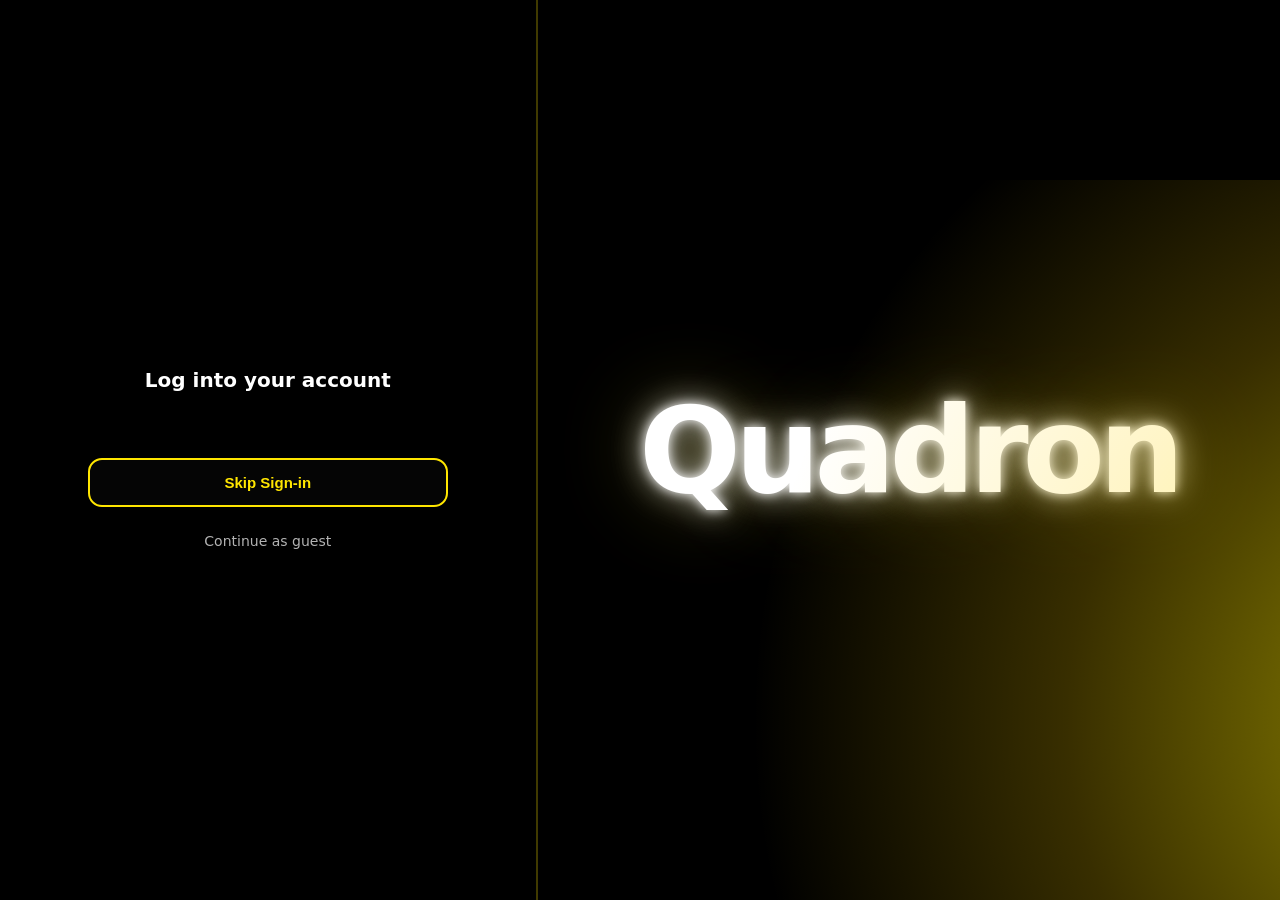
<file: index.html>
<!DOCTYPE html>
<html lang="en">
<head>
<!-- Google tag (gtag.js) -->
<script async src="https://www.googletagmanager.com/gtag/js?id=G-9XL06NFSXP"></script>
<script>
  window.dataLayer = window.dataLayer || [];
  function gtag(){dataLayer.push(arguments);}
  gtag('js', new Date());

  gtag('config', 'G-9XL06NFSXP');
</script>
<meta charset="UTF-8">
<meta name="viewport" content="width=device-width, initial-scale=1.0, viewport-fit=cover">
<meta name="theme-color" content="#000">
<title>Quadron Login</title>

<script src="https://accounts.google.com/gsi/client" async defer></script>
<script src="https://challenges.cloudflare.com/turnstile/v0/api.js" async defer></script>

<style>

/* HIDE UNTIL LOGIN CHECK */
body{display:none;}

*{box-sizing:border-box;-webkit-tap-highlight-color:transparent}

body{
margin:0;
height:100dvh;
background:black;
font-family:Inter,ui-sans-serif,system-ui,-apple-system,BlinkMacSystemFont,"Segoe UI",Arial,sans-serif;
display:flex;
flex-direction:column;
overflow:hidden;
color:white;
overscroll-behavior:none;
touch-action:manipulation;
}

/* ================= MOBILE-FIRST LAYOUT ================= */

#rightPanel{
flex:0 0 auto;
height:34vh;
min-height:150px;
width:100%;
position:relative;
overflow:hidden;
background:black;
display:flex;
justify-content:center;
align-items:center;
}

#rightPanel::after{
content:"";
position:absolute;
inset:auto -30% -40% auto;
width:120%;
height:120%;
background:radial-gradient(circle at right,
rgba(255,240,0,.55) 0%,
rgba(255,230,0,.4) 22%,
rgba(255,210,0,.22) 42%,
transparent 72%);
pointer-events:none;
}

#quadronText{
font-size:clamp(52px,16vw,92px);
font-weight:800;
letter-spacing:-.05em;
color:white;
text-shadow:0 0 12px #ffffff,0 0 32px rgba(255,255,255,.7),0 0 80px rgba(255,230,0,.35);
}

#leftPanel{
flex:1 1 auto;
width:100%;
min-height:0;
display:flex;
justify-content:center;
align-items:center;
padding:22px 20px calc(28px + env(safe-area-inset-bottom,0px));
border-top:2px solid rgba(255,230,0,.25);
background:black;
}

#loginBox{
width:100%;
max-width:360px;
text-align:center;
}

#loginBox h2{
font-weight:600;
margin-bottom:24px;
font-size:20px;
}

.loginBtn{
width:100%;
padding:14px;
margin:10px 0;

background:#050505;
border:2px solid #ffe600;
border-radius:14px;

color:#ffe600;
font-size:15px;
font-weight:600;

cursor:pointer;
transition:.18s;
}

.loginBtn:active{
background:#ffe600;
color:black;
transform:scale(.98);
}

#skip{
margin-top:16px;
font-size:14px;
opacity:.7;
cursor:pointer;
}

#skip:active{
opacity:1;
}

.g_id_signin{
display:flex;
justify-content:center;
}

.cf-turnstile{
margin:16px 0;
display:flex;
justify-content:center;
}

/* ================= DESKTOP ================= */

@media(min-width:820px){

body{
flex-direction:row;
}

#rightPanel{
height:100%;
flex:1;
order:2;
}

#leftPanel{
height:100%;
flex:0 0 42%;
min-width:380px;
border-top:0;
border-right:2px solid rgba(255,230,0,.25);
padding:40px;
}

#quadronText{
font-size:120px;
}

}

@media(prefers-reduced-motion:reduce){
*{animation:none!important;transition:none!important}
}

</style>
</head>

<body>

<div id="leftPanel">
<div id="loginBox">

<h2>Log into your account</h2>

<div id="g_id_onload"
data-client_id="1050489714046-adurc65sk6qomb1ufhkmliimka1bddtj.apps.googleusercontent.com"
data-callback="handleCredentialResponse">
</div>

<div class="g_id_signin"
data-type="standard"
data-theme="filled_black"
data-size="large"
data-shape="pill"
data-text="signin_with">
</div>

<div class="cf-turnstile"
data-sitekey="0x4AAAAAACqOZECQ4_L5eg0G"
style="margin:16px 0;">
</div>

<button class="loginBtn" onclick="guestLogin()">Skip Sign-in</button>

<div id="skip" onclick="guestLogin()">Continue as guest</div>

</div>
</div>

<div id="rightPanel">
<div id="quadronText">Quadron</div>
</div>

<script>

/* ✅ AUTO LOGIN CHECK (MAIN FIX) */
window.onload = () => {
    const userRaw = localStorage.getItem("quadronUser");

    if(userRaw && userRaw !== "null"){
        try{
            const user = JSON.parse(userRaw);

            if(user && (user.email || user === "guest")){
                window.location.href = "home.html";
                return;
            }
        }catch(e){
            // if parsing fails but exists → still redirect
            window.location.href = "home.html";
            return;
        }
    }

    /* show page only if NOT logged in */
    document.body.style.display = "flex";
};

/* GOOGLE LOGIN */

function handleCredentialResponse(response){
const jwt = response.credential
const payload = JSON.parse(atob(jwt.split('.')[1]))

const user = {
name: payload.name,
email: payload.email,
picture: payload.picture
}

localStorage.setItem("quadronUser", JSON.stringify(user))
enterSite()
}

/* GUEST LOGIN */

function guestLogin(){
localStorage.setItem("quadronUser","guest")
enterSite()
}

/* REDIRECT */

function enterSite(){
window.location.href = "home.html"
}

</script>

</body>
</html>
</file>
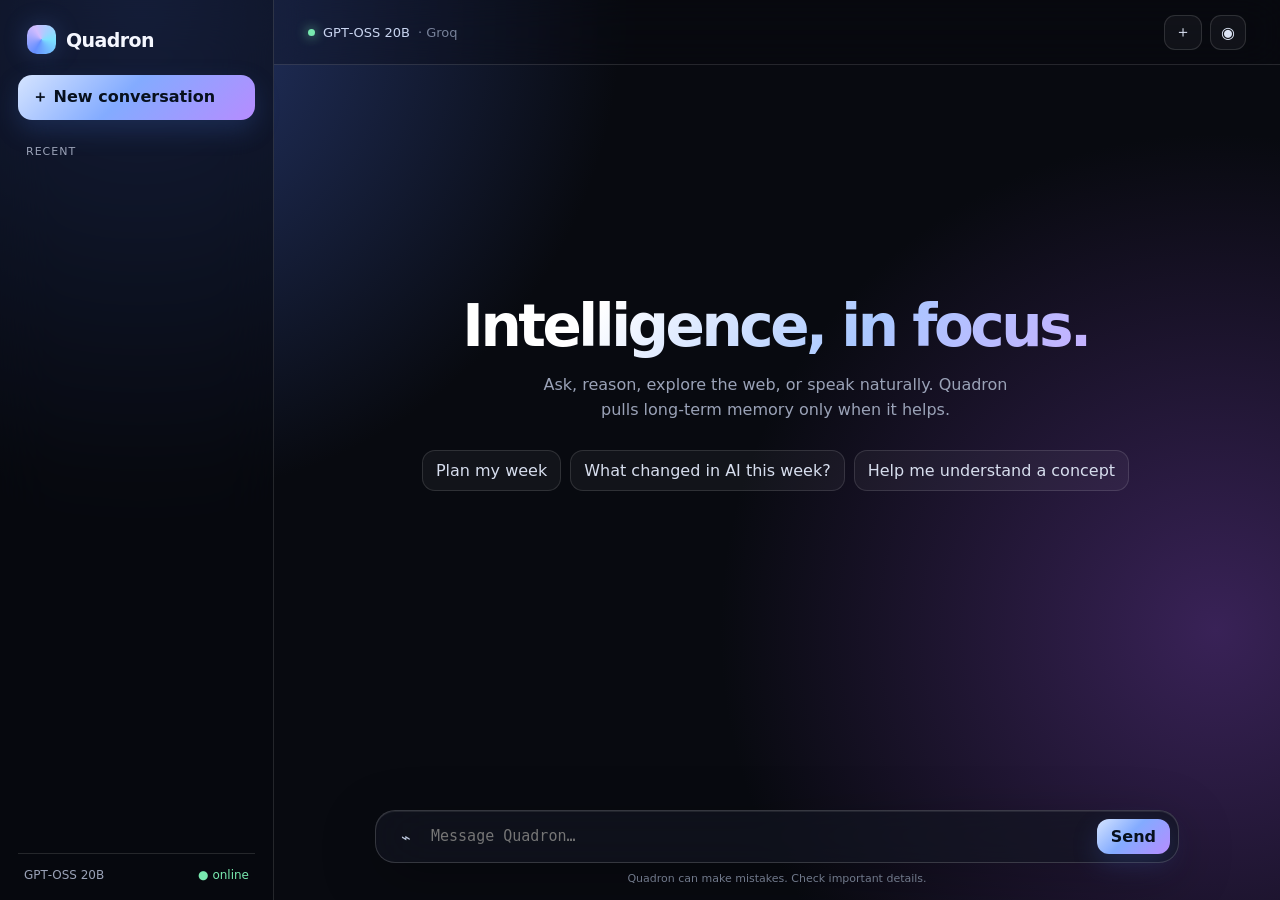
<file: home.html>
<!doctype html>
<html lang="en">
<head>
  <meta charset="utf-8"><meta name="viewport" content="width=device-width,initial-scale=1,viewport-fit=cover">
  <meta name="theme-color" content="#080a10"><title>Quadron — Intelligence, in focus</title>
  <style>
    :root{--bg:#080a10;--panel:rgba(23,27,40,.58);--panel-2:rgba(255,255,255,.065);--line:rgba(255,255,255,.12);--text:#f5f7ff;--muted:#9aa2b7;--blue:#76a9ff;--violet:#b491ff;--glow:rgba(105,154,255,.24)}*{box-sizing:border-box}html,body{min-height:100%;margin:0}body{font-family:Inter,ui-sans-serif,system-ui,-apple-system,BlinkMacSystemFont,"Segoe UI",sans-serif;background:radial-gradient(circle at 11% 2%,#25366a 0,transparent 30rem),radial-gradient(circle at 95% 70%,#392257 0,transparent 31rem),var(--bg);color:var(--text);overflow:hidden}button,input{font:inherit}.app{height:100dvh;display:grid;grid-template-columns:274px minmax(0,1fr)}.sidebar{padding:18px;display:flex;flex-direction:column;border-right:1px solid var(--line);background:rgba(6,8,14,.53);backdrop-filter:blur(26px);z-index:2}.brand{display:flex;align-items:center;gap:10px;font-weight:750;letter-spacing:-.03em;font-size:19px;padding:7px 9px 21px}.mark{width:29px;height:29px;border-radius:10px;background:conic-gradient(from 210deg,#658fff,#d1bcff,#7ee2ff,#658fff);box-shadow:0 0 26px var(--glow)}.new-chat,.send{border:0;color:#07101d;font-weight:700;cursor:pointer;background:linear-gradient(135deg,#d5e4ff,#83abff 45%,#b68cff);box-shadow:0 10px 26px rgba(70,112,212,.22);transition:.2s}.new-chat{padding:12px 14px;border-radius:14px;text-align:left}.new-chat:hover,.send:hover{transform:translateY(-1px);filter:brightness(1.06)}.nav-label{color:var(--muted);font-size:11px;letter-spacing:.09em;text-transform:uppercase;margin:25px 8px 9px}.history{overflow:auto;min-height:0}.history button{width:100%;border:0;background:transparent;border-radius:10px;padding:10px 9px;color:#b9c1d4;text-align:left;white-space:nowrap;overflow:hidden;text-overflow:ellipsis;cursor:pointer}.history button:hover,.history button.active{background:var(--panel-2);color:#fff}.side-bottom{margin-top:auto;border-top:1px solid var(--line);padding:14px 6px 0;color:var(--muted);font-size:12px}.main{position:relative;display:flex;flex-direction:column;min-width:0}.topbar{height:65px;display:flex;align-items:center;justify-content:space-between;padding:0 clamp(16px,3vw,34px);border-bottom:1px solid var(--line);background:rgba(8,10,16,.27);backdrop-filter:blur(20px)}.mobile-brand{display:none}.model{display:flex;align-items:center;gap:8px;color:#c9d5f0;font-size:13px}.status{width:7px;height:7px;background:#78e9af;border-radius:50%;box-shadow:0 0 12px #78e9af}.actions{display:flex;gap:8px}.icon-button{height:35px;min-width:35px;padding:0 10px;border:1px solid var(--line);background:rgba(255,255,255,.045);border-radius:11px;color:#dce4f5;cursor:pointer}.icon-button:hover{background:rgba(255,255,255,.11)}.conversation{width:min(860px,100%);height:calc(100dvh - 65px);margin:auto;display:flex;flex-direction:column;padding:clamp(16px,4vw,42px) clamp(14px,4vw,28px) 15px}.messages{flex:1;overflow:auto;scroll-behavior:smooth;padding-right:3px}.welcome{min-height:100%;display:grid;place-content:center;text-align:center;padding-bottom:14vh}.welcome h1{font-size:clamp(34px,6vw,58px);letter-spacing:-.06em;margin:0;background:linear-gradient(130deg,#fff 25%,#aac8ff 62%,#caadff);background-clip:text;color:transparent}.welcome p{color:var(--muted);margin:13px auto 27px;max-width:480px;line-height:1.55}.suggestions{display:flex;gap:9px;justify-content:center;flex-wrap:wrap}.suggestions button{border:1px solid var(--line);background:rgba(255,255,255,.045);color:#d7deee;padding:10px 13px;border-radius:13px;cursor:pointer}.suggestions button:hover{background:rgba(255,255,255,.11)}.message{display:flex;gap:12px;max-width:780px;margin:0 0 24px;line-height:1.65;animation:enter .28s ease-out}.message.user{margin-left:auto;flex-direction:row-reverse}.avatar{width:29px;height:29px;border-radius:10px;flex:0 0 auto;display:grid;place-items:center;font-size:12px;background:linear-gradient(145deg,#7da8ff,#9d79ed)}.user .avatar{background:#263144}.bubble{padding:1px 2px;white-space:pre-wrap}.user .bubble{background:rgba(124,166,255,.14);border:1px solid rgba(139,178,255,.16);padding:10px 13px;border-radius:16px 4px 16px 16px}.assistant .bubble{padding-top:2px}.meta{font-size:11px;color:var(--muted);margin-bottom:3px}.activity{display:none;align-items:center;gap:10px;margin:0 0 20px;color:#b9c5df;font-size:13px}.activity.show{display:flex}.orb{width:24px;height:24px;border-radius:50%;background:radial-gradient(circle at 32% 28%,#dbe9ff,#88adff 34%,#5b3aaa);animation:breathe 1.2s ease-in-out infinite;box-shadow:0 0 24px #729aff}.activity.searching .orb{background:conic-gradient(#92b9ff,#b791ff,#92b9ff);animation:spin 1s linear infinite}.composer-wrap{position:relative;margin-top:8px}.composer{display:flex;align-items:flex-end;gap:8px;padding:8px 8px 8px 13px;border:1px solid rgba(255,255,255,.16);border-radius:20px;background:rgba(18,22,33,.68);backdrop-filter:blur(28px);box-shadow:0 14px 55px rgba(0,0,0,.25),inset 0 1px rgba(255,255,255,.08)}.composer:focus-within{border-color:rgba(136,175,255,.52);box-shadow:0 0 0 3px rgba(113,153,255,.1),0 18px 55px rgba(0,0,0,.26)}textarea{resize:none;max-height:150px;min-height:26px;line-height:1.45;flex:1;border:0;outline:0;color:#f5f7ff;background:transparent;padding:6px 0;font-size:15px}.utility{width:34px;height:34px;border:0;border-radius:11px;color:#bdc9df;background:transparent;cursor:pointer}.utility:hover,.utility.active{background:rgba(255,255,255,.1);color:#fff}.send{height:35px;padding:0 14px;border-radius:12px}.composer-note{text-align:center;font-size:11px;color:#7f899d;margin:9px 0 0}.toast{position:fixed;bottom:20px;left:50%;transform:translate(-50%,20px);opacity:0;background:#232b3d;border:1px solid var(--line);padding:10px 14px;border-radius:12px;color:#e9efff;font-size:13px;transition:.25s;pointer-events:none}.toast.show{opacity:1;transform:translate(-50%,0)}@keyframes enter{from{opacity:0;transform:translateY(8px)}to{opacity:1;transform:none}}@keyframes breathe{50%{transform:scale(1.14);box-shadow:0 0 37px #729aff}}@keyframes spin{to{transform:rotate(1turn)}}
    @media(max-width:720px){body{overflow:hidden}.app{grid-template-columns:1fr}.sidebar{position:fixed;inset:0 auto 0 0;width:min(83vw,300px);transform:translateX(-105%);transition:.25s;box-shadow:20px 0 50px #000;z-index:10}.sidebar.open{transform:translateX(0)}.mobile-brand{display:flex;align-items:center;gap:9px;font-weight:700}.topbar{padding:0 14px}.model{font-size:11px}.desktop-only{display:none}.conversation{height:calc(100dvh - 65px);padding:21px 14px 10px}.welcome{padding-bottom:11vh}.welcome h1{font-size:39px}.suggestions{max-width:330px}.message{margin-bottom:18px}.messages{padding-bottom:4px}.actions .icon-button:last-child{display:none}.composer{border-radius:18px}.composer-note{font-size:10px}}
  </style>
</head>
<body><div class="app">
  <aside class="sidebar" id="sidebar"><div class="brand"><span class="mark"></span>Quadron</div><button class="new-chat" id="newChat">＋ New conversation</button><div class="nav-label">Recent</div><div class="history" id="history"></div><div class="side-bottom">GPT‑OSS 20B <span style="float:right;color:#78e9af">● online</span></div></aside>
  <main class="main"><header class="topbar"><div class="mobile-brand"><button class="icon-button" id="menu" aria-label="Open menu">☰</button><span class="mark"></span> Quadron</div><div class="model desktop-only"><span class="status"></span> GPT‑OSS 20B <span style="color:#778199">· Groq</span></div><div class="actions"><button class="icon-button" id="clear" title="New conversation">＋</button><button class="icon-button" id="voiceToggle" title="Read replies aloud">◉</button></div></header>
    <section class="conversation"><div class="messages" id="messages"><div class="welcome" id="welcome"><h1>Intelligence, in focus.</h1><p>Ask, reason, explore the web, or speak naturally. Quadron pulls long-term memory only when it helps.</p><div class="suggestions"><button>Plan my week</button><button>What changed in AI this week?</button><button>Help me understand a concept</button></div></div></div><div class="activity" id="activity"><span class="orb"></span><span id="activityText">Quadron is thinking</span></div><div class="composer-wrap"><div class="composer"><button class="utility" id="mic" title="Speak to Quadron">⌁</button><textarea id="prompt" rows="1" placeholder="Message Quadron…" aria-label="Message Quadron"></textarea><button class="send" id="send">Send</button></div><div class="composer-note">Quadron can make mistakes. Check important details.</div></div></section>
  </main></div><div class="toast" id="toast"></div>
<script>
const $=s=>document.querySelector(s), messages=$('#messages'), prompt=$('#prompt'), activity=$('#activity');
let chatId=null, chats=JSON.parse(localStorage.getItem('quadron-chats')||'[]'), current=[], recorder, chunks=[], audioUrl, voiceOn=false;
const userId=localStorage.getItem('quadron-user-id')||crypto.randomUUID();localStorage.setItem('quadron-user-id',userId);
function persist(){localStorage.setItem('quadron-chats',JSON.stringify(chats.slice(0,30)))}
function title(text){return text.replace(/\s+/g,' ').trim().slice(0,42)||'New conversation'}
function renderHistory(){const box=$('#history');box.innerHTML='';chats.forEach(c=>{const b=document.createElement('button');b.textContent=c.title;b.className=c.id===chatId?'active':'';b.onclick=()=>load(c.id);box.append(b)})}
function escapeText(text){return text}
function add(role,text){$('#welcome')?.remove();const item=document.createElement('article');item.className='message '+(role==='user'?'user':'assistant');item.innerHTML=`<div class="avatar">${role==='user'?'You':'Q'}</div><div><div class="meta">${role==='user'?'You':'Quadron'}</div><div class="bubble"></div></div>`;item.querySelector('.bubble').textContent=escapeText(text);messages.append(item);messages.scrollTop=messages.scrollHeight}
function redraw(){messages.innerHTML='';if(!current.length){messages.innerHTML=`<div class="welcome" id="welcome"><h1>Intelligence, in focus.</h1><p>Ask, reason, explore the web, or speak naturally. Quadron pulls long-term memory only when it helps.</p><div class="suggestions"><button>Plan my week</button><button>What changed in AI this week?</button><button>Help me understand a concept</button></div></div>`;bindSuggestions();return}current.forEach(m=>add(m.role,m.content))}
function save(){if(!chatId)return;const i=chats.findIndex(c=>c.id===chatId);const data={id:chatId,title:title(current[0]?.content),messages:current,updated:Date.now()};if(i<0)chats.unshift(data);else chats[i]=data;chats.sort((a,b)=>b.updated-a.updated);persist();renderHistory()}
function start(){chatId=crypto.randomUUID();current=[];redraw();renderHistory();prompt.focus()}
function load(id){const c=chats.find(x=>x.id===id);if(!c)return;chatId=id;current=c.messages||[];redraw();renderHistory();$('#sidebar').classList.remove('open')}
function showActivity(search){activity.classList.add('show');activity.classList.toggle('searching',search);$('#activityText').textContent=search?'Searching the web…':'Quadron is thinking…'}
function hideActivity(){activity.classList.remove('show','searching')}
function toast(text){const t=$('#toast');t.textContent=text;t.classList.add('show');setTimeout(()=>t.classList.remove('show'),2500)}
async function send(text=prompt.value.trim()){if(!text)return;if(!chatId)start();prompt.value='';resize();current.push({role:'user',content:text});add('user',text);save();showActivity(/(today|latest|news|current|search|web|this week|price)/i.test(text));$('#send').disabled=true;try{const r=await fetch('/api/chat',{method:'POST',headers:{'content-type':'application/json'},body:JSON.stringify({message:text,userId,history:current.slice(0,-1)})});const d=await r.json();if(!r.ok)throw new Error(d.error||'Request failed');current.push({role:'assistant',content:d.reply});add('assistant',d.reply);save();if(voiceOn)speak(d.reply);if(d.usedSearch)toast('Web search used') }catch(e){add('assistant','I hit a connection problem: '+e.message);toast('Message failed')}finally{hideActivity();$('#send').disabled=false;prompt.focus()}}
function resize(){prompt.style.height='auto';prompt.style.height=Math.min(prompt.scrollHeight,150)+'px'}
async function speak(text){try{if(audioUrl)URL.revokeObjectURL(audioUrl);const r=await fetch('/api/speech/speak',{method:'POST',headers:{'content-type':'application/json'},body:JSON.stringify({text})});if(!r.ok)throw Error();audioUrl=URL.createObjectURL(await r.blob());const a=new Audio(audioUrl);a.play()}catch{toast('Voice playback is unavailable')}}
async function toggleRecording(){const mic=$('#mic');if(recorder?.state==='recording'){recorder.stop();return}try{const stream=await navigator.mediaDevices.getUserMedia({audio:true});chunks=[];recorder=new MediaRecorder(stream);recorder.ondataavailable=e=>chunks.push(e.data);recorder.onstop=async()=>{stream.getTracks().forEach(t=>t.stop());mic.classList.remove('active');showActivity(false);$('#activityText').textContent='Transcribing your voice…';const form=new FormData();form.append('audio',new Blob(chunks,{type:recorder.mimeType||'audio/webm'}),'quadron.webm');try{const r=await fetch('/api/speech/transcribe',{method:'POST',body:form}),d=await r.json();if(!r.ok)throw Error(d.error);prompt.value=d.text||'';resize();if(prompt.value.trim())send()}catch(e){toast(e.message||'Could not transcribe audio')}finally{hideActivity()}};recorder.start();mic.classList.add('active');toast('Listening… tap again to send')}catch{toast('Microphone permission is needed')}}
function bindSuggestions(){document.querySelectorAll('.suggestions button').forEach(b=>b.onclick=()=>send(b.textContent))}
$('#send').onclick=()=>send();prompt.oninput=resize;prompt.onkeydown=e=>{if(e.key==='Enter'&&!e.shiftKey){e.preventDefault();send()}};$('#newChat').onclick=start;$('#clear').onclick=start;$('#menu').onclick=()=>$('#sidebar').classList.toggle('open');$('#mic').onclick=toggleRecording;$('#voiceToggle').onclick=()=>{voiceOn=!voiceOn;$('#voiceToggle').classList.toggle('active',voiceOn);toast(voiceOn?'Voice replies on':'Voice replies off')};bindSuggestions();renderHistory();
</script></body></html>
</file>
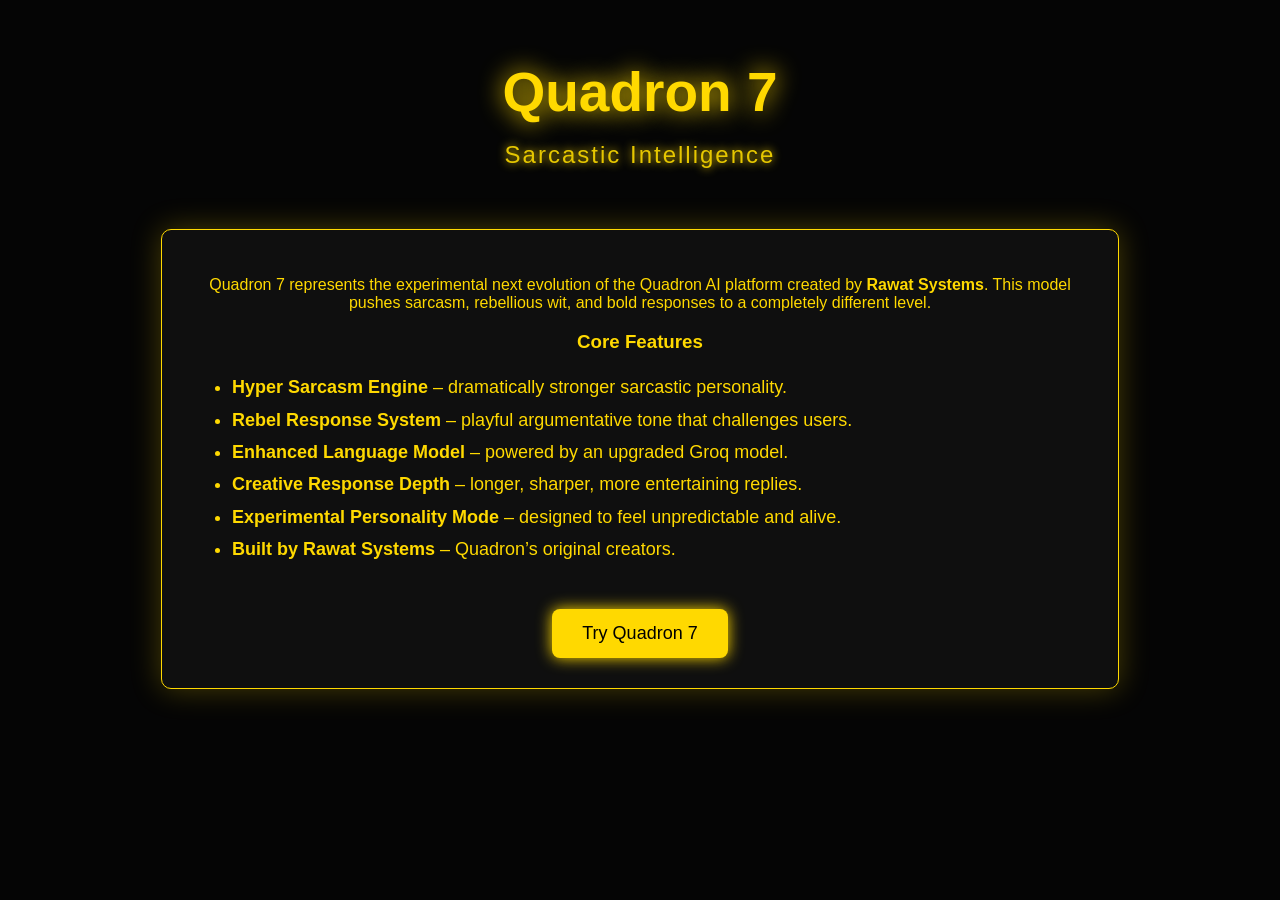
<file: quadron7.html>
<!DOCTYPE html>

<html>

<head>
<title>Quadron 7</title>

<style>

body{
margin:0;
font-family:Arial;
background:#050505;
color:#ffd900;
overflow:hidden;
text-align:center;
}

/* WORLD MAP BACKGROUND */

.world{
position:fixed;
top:0;
left:0;
width:100%;
height:100%;
background:url("https://upload.wikimedia.org/wikipedia/commons/8/80/World_map_-_low_resolution.svg") center/cover no-repeat;
opacity:0.08;
filter:invert(85%) sepia(60%) saturate(600%);
z-index:-1;
}

/* HEADER */

h1{
margin-top:60px;
font-size:55px;
text-shadow:0 0 25px #ffd900;
}

h2{
margin-top:-20px;
font-weight:normal;
letter-spacing:2px;
color:#e6c700;
text-shadow:0 0 10px #ffd900;
}

/* FEATURE PANEL */

.panel{

width:70%;
margin:auto;
margin-top:60px;

background:#0f0f0f;

border:1px solid #ffd900;

border-radius:10px;

padding:30px;

box-shadow:0 0 30px #ffd90044;

}

/* FEATURES */

ul{
text-align:left;
line-height:1.8;
font-size:18px;
}

/* BUTTON */

button{

margin-top:25px;

background:#ffd900;

border:none;

padding:14px 30px;

font-size:18px;

border-radius:8px;

cursor:pointer;

box-shadow:0 0 15px #ffd900;

transition:0.3s;

}

button:hover{

box-shadow:0 0 35px #ffd900;

transform:scale(1.05);

}

</style>

</head>

<body>

<div class="world"></div>

<h1>Quadron 7</h1>

<h2>Sarcastic Intelligence</h2>

<div class="panel">

<p>
Quadron 7 represents the experimental next evolution of the Quadron AI platform created by <b>Rawat Systems</b>.  
This model pushes sarcasm, rebellious wit, and bold responses to a completely different level.
</p>

<h3>Core Features</h3>

<ul>

<li><b>Hyper Sarcasm Engine</b> – dramatically stronger sarcastic personality.</li>

<li><b>Rebel Response System</b> – playful argumentative tone that challenges users.</li>

<li><b>Enhanced Language Model</b> – powered by an upgraded Groq model.</li>

<li><b>Creative Response Depth</b> – longer, sharper, more entertaining replies.</li>

<li><b>Experimental Personality Mode</b> – designed to feel unpredictable and alive.</li>

<li><b>Built by Rawat Systems</b> – Quadron’s original creators.</li>

</ul>

<button onclick="alert('Quadron 7 experimental mode launching soon.')">Try Quadron 7</button>

</div>

</body>
</html>
</file>
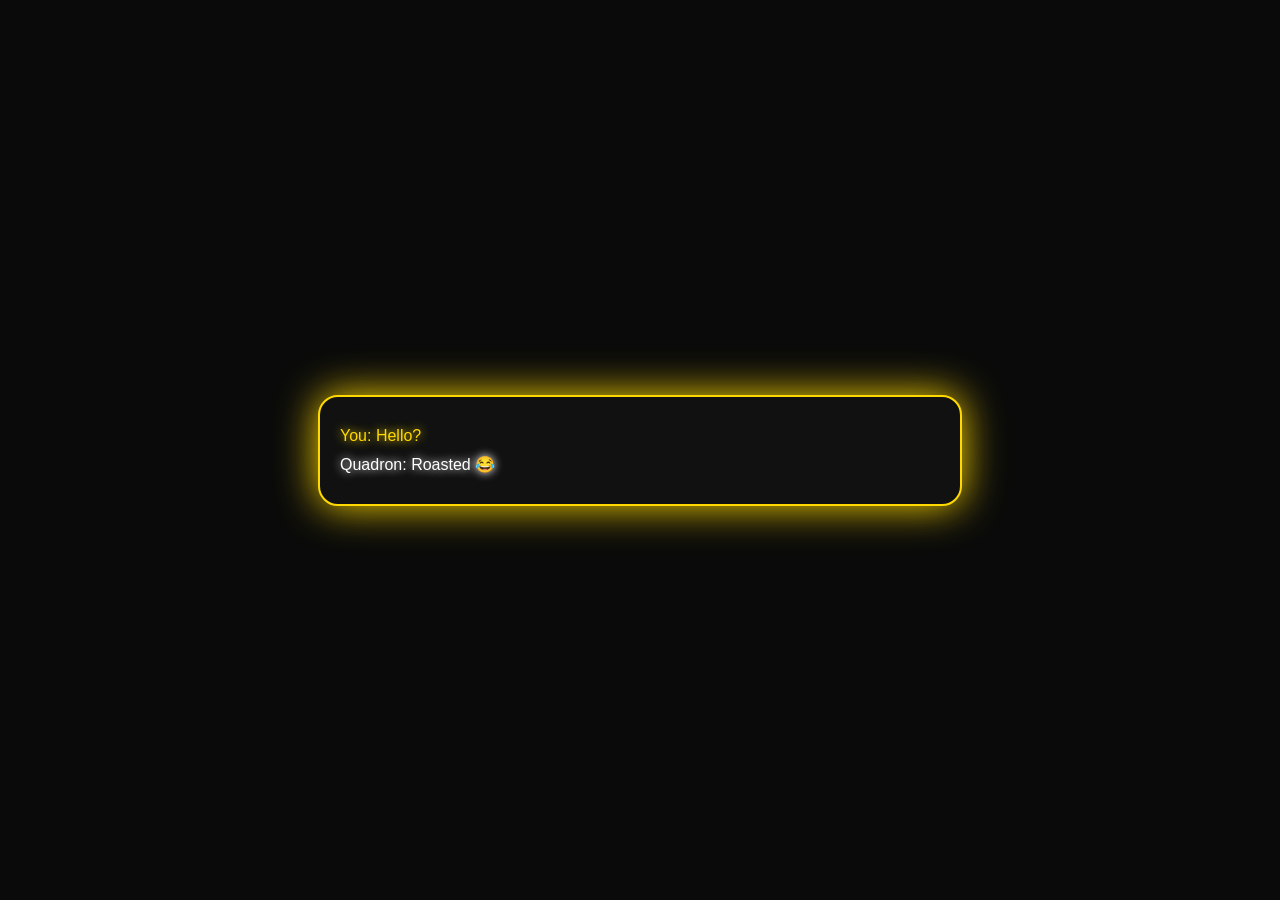
<file: share.html>
<!DOCTYPE html>
<html>
<head>
<meta charset="UTF-8">
<title>Quadron AI Share</title>

<meta property="og:title" content="Quadron AI 🔥">
<meta property="og:type" content="website">
<meta name="twitter:card" content="summary_large_image">

<meta property="og:image" content="https://quadron.pages.dev/api/og?user=USER&ai=AI">
<meta name="twitter:image" content="https://quadron.pages.dev/api/og?user=USER&ai=AI">
<style>
body{
  background:#0a0a0a;
  display:flex;
  justify-content:center;
  align-items:center;
  height:100vh;
  margin:0;
  font-family:Arial;
}

/* FAKE CHAT BOX */
.chatBox{
  width:600px;
  background:#111;
  border:2px solid #ffd900;
  border-radius:20px;
  padding:20px;
  box-shadow:0 0 40px #ffd900;
}

.msg{
  margin:10px 0;
}

.user{
  color:#ffd900;
  text-shadow:0 0 10px #ffd900;
}

.ai{
  color:#fff;
  text-shadow:0 0 10px #fff;
}
</style>

<script>
const params = new URLSearchParams(location.search);

let user = params.get("user") || "Hello?";
let ai = params.get("ai") || "Roasted 😂";

let base = "https://quickchart.io/chart?c=";

let payload = encodeURIComponent(JSON.stringify({
  type: "text",
  data: {
    text: `User: ${user}\nAI: ${ai}`
  }
}));

let img = base + payload;

// INSTANT ASSIGN (NO DOM READY)
document.querySelector('meta[property="og:image"]').setAttribute("content", img);
document.querySelector('meta[name="twitter:image"]').setAttribute("content", img);
</script>
</head>

<body>

<div class="chatBox">
  <div class="msg user">You: <span id="u"></span></div>
  <div class="msg ai">Quadron: <span id="a"></span></div>
</div>

<script>
document.getElementById("u").innerText = user;
document.getElementById("a").innerText = ai;
</script>

</body>
</html>
</file>
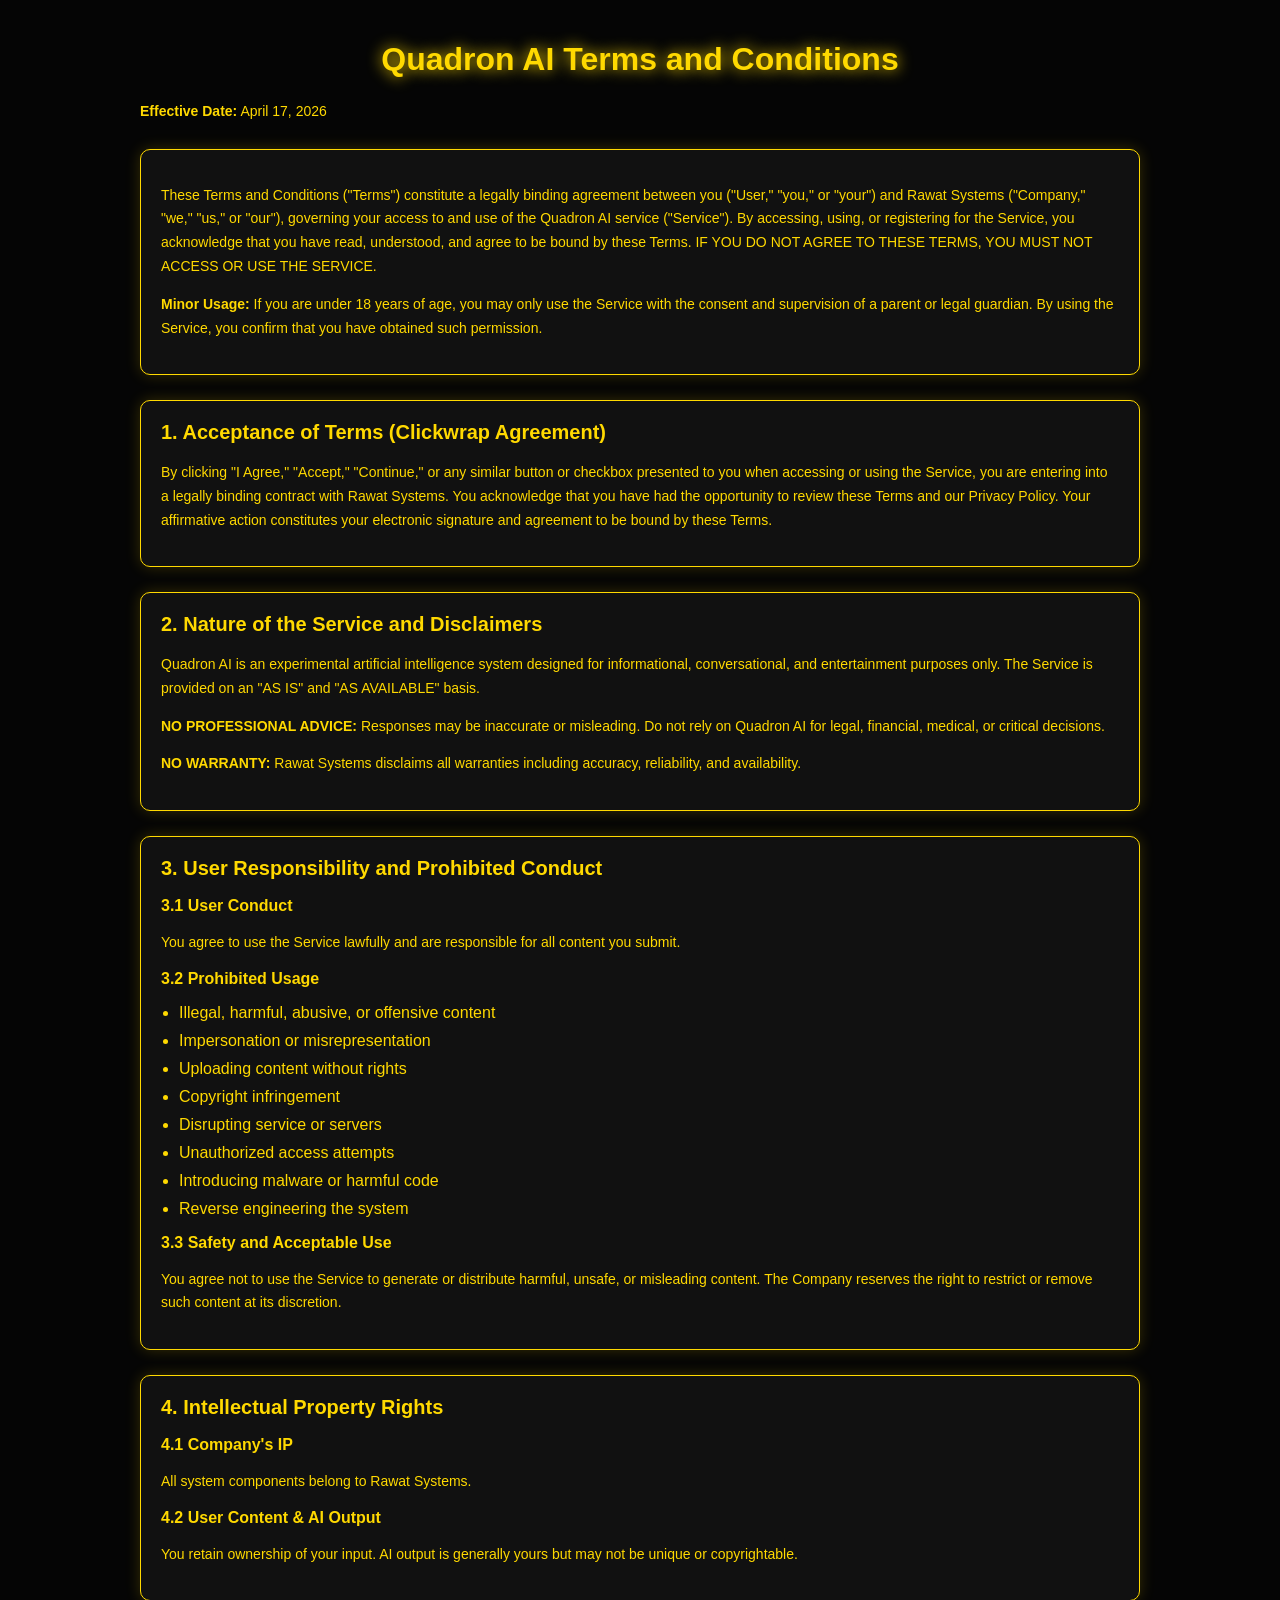
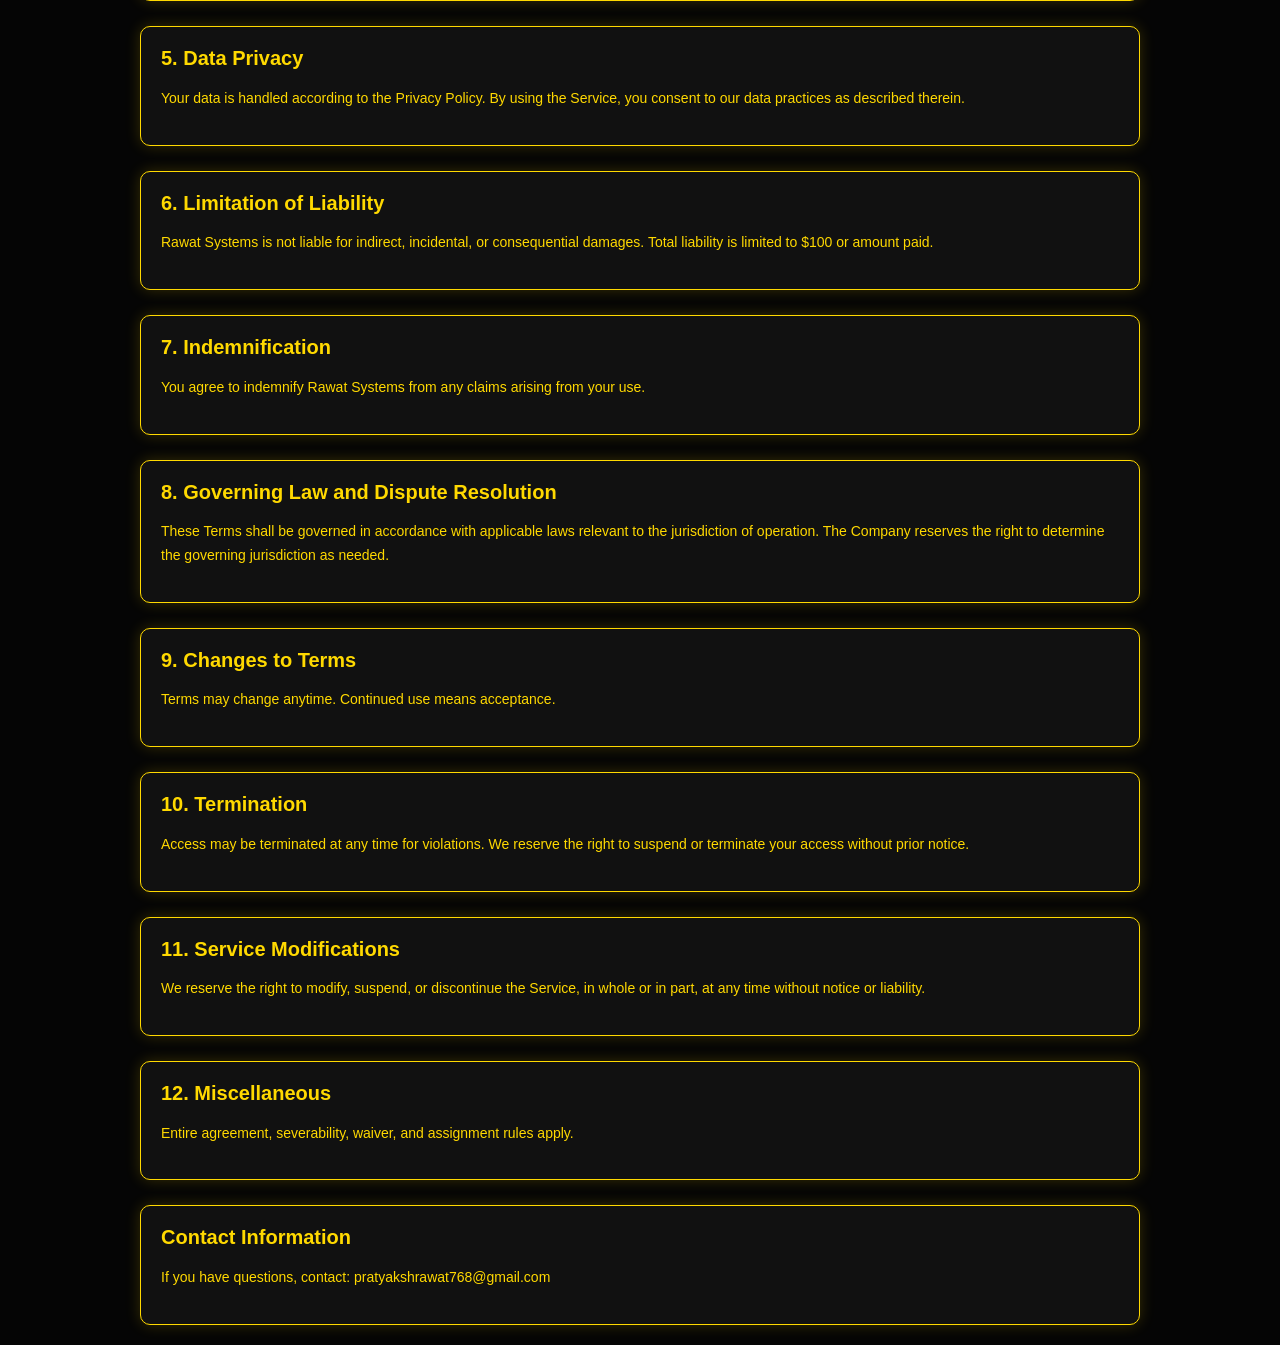
<file: terms.html>
<!DOCTYPE html>
<html lang="en">
<head>

<!-- Google tag (gtag.js) -->
<script async src="https://www.googletagmanager.com/gtag/js?id=G-9XL06NFSXP"></script>
<script>
window.dataLayer = window.dataLayer || [];
function gtag(){dataLayer.push(arguments);}
gtag('js', new Date());
gtag('config', 'G-9XL06NFSXP');
</script>

<meta charset="UTF-8">
<meta name="viewport" content="width=device-width, initial-scale=1.0">

<title>Quadron Terms</title>

<style>

body{
margin:0;
background:#050505;
font-family:Arial, sans-serif;
color:#ffd900;
padding:20px;
}

/* WORLD MAP */
.world{
position:fixed;
top:0;
left:0;
width:100%;
height:100%;
background:url("https://upload.wikimedia.org/wikipedia/commons/8/80/World_map_-_low_resolution.svg") center/cover no-repeat;
opacity:0.05;
filter:invert(90%) sepia(70%) saturate(600%);
z-index:-1;
}

/* CONTAINER */
.container{
max-width:1000px;
margin:auto;
}

/* HEADINGS */
h1{
font-size:32px;
text-shadow:0 0 15px #ffd900;
text-align:center;
}

h2{
margin-top:0;
font-size:20px;
}

h3{
margin-top:15px;
font-size:16px;
}

/* SECTIONS */
.section{
margin-top:25px;
background:#111;
padding:20px;
border-radius:10px;
border:1px solid #ffd900;
box-shadow:0 0 15px #ffd90033;
}

/* TEXT */
p{
line-height:1.7;
font-size:14px;
}

ul{
padding-left:18px;
}

li{
margin-bottom:10px;
}

/* MOBILE OPTIMIZATION */
@media (max-width:600px){

body{
padding:15px;
}

h1{
font-size:24px;
}

.section{
padding:15px;
}

p{
font-size:13px;
}

}

</style>

</head>

<body>

<div class="world"></div>

<div class="container">

<h1>Quadron AI Terms and Conditions</h1>

<p><b>Effective Date:</b> April 17, 2026</p>

<div class="section">
<p>
These Terms and Conditions ("Terms") constitute a legally binding agreement between you ("User," "you," or "your") and Rawat Systems ("Company," "we," "us," or "our"), governing your access to and use of the Quadron AI service ("Service"). By accessing, using, or registering for the Service, you acknowledge that you have read, understood, and agree to be bound by these Terms. IF YOU DO NOT AGREE TO THESE TERMS, YOU MUST NOT ACCESS OR USE THE SERVICE.
</p>

<p><b>Minor Usage:</b> If you are under 18 years of age, you may only use the Service with the consent and supervision of a parent or legal guardian. By using the Service, you confirm that you have obtained such permission.</p>

</div>

<div class="section">
<h2>1. Acceptance of Terms (Clickwrap Agreement)</h2>
<p>
By clicking "I Agree," "Accept," "Continue," or any similar button or checkbox presented to you when accessing or using the Service, you are entering into a legally binding contract with Rawat Systems. You acknowledge that you have had the opportunity to review these Terms and our Privacy Policy. Your affirmative action constitutes your electronic signature and agreement to be bound by these Terms.
</p>
</div>

<div class="section">
<h2>2. Nature of the Service and Disclaimers</h2>
<p>
Quadron AI is an experimental artificial intelligence system designed for informational, conversational, and entertainment purposes only. The Service is provided on an "AS IS" and "AS AVAILABLE" basis.
</p>

<p><b>NO PROFESSIONAL ADVICE:</b> Responses may be inaccurate or misleading. Do not rely on Quadron AI for legal, financial, medical, or critical decisions.</p>

<p><b>NO WARRANTY:</b> Rawat Systems disclaims all warranties including accuracy, reliability, and availability.</p>
</div>

<div class="section">
<h2>3. User Responsibility and Prohibited Conduct</h2>

<h3>3.1 User Conduct</h3>
<p>
You agree to use the Service lawfully and are responsible for all content you submit.
</p>

<h3>3.2 Prohibited Usage</h3>
<ul>
<li>Illegal, harmful, abusive, or offensive content</li>
<li>Impersonation or misrepresentation</li>
<li>Uploading content without rights</li>
<li>Copyright infringement</li>
<li>Disrupting service or servers</li>
<li>Unauthorized access attempts</li>
<li>Introducing malware or harmful code</li>
<li>Reverse engineering the system</li>
</ul>

<h3>3.3 Safety and Acceptable Use</h3>
<p>
You agree not to use the Service to generate or distribute harmful, unsafe, or misleading content. The Company reserves the right to restrict or remove such content at its discretion.
</p>

</div>

<div class="section">
<h2>4. Intellectual Property Rights</h2>

<h3>4.1 Company's IP</h3>
<p>
All system components belong to Rawat Systems.
</p>

<h3>4.2 User Content & AI Output</h3>
<p>
You retain ownership of your input. AI output is generally yours but may not be unique or copyrightable.
</p>

</div>

<div class="section">
<h2>5. Data Privacy</h2>
<p>
Your data is handled according to the Privacy Policy. By using the Service, you consent to our data practices as described therein.
</p>
</div>

<div class="section">
<h2>6. Limitation of Liability</h2>
<p>
Rawat Systems is not liable for indirect, incidental, or consequential damages. Total liability is limited to $100 or amount paid.
</p>
</div>

<div class="section">
<h2>7. Indemnification</h2>
<p>
You agree to indemnify Rawat Systems from any claims arising from your use.
</p>
</div>

<div class="section">
<h2>8. Governing Law and Dispute Resolution</h2>
<p>
These Terms shall be governed in accordance with applicable laws relevant to the jurisdiction of operation. The Company reserves the right to determine the governing jurisdiction as needed.
</p>
</div>

<div class="section">
<h2>9. Changes to Terms</h2>
<p>
Terms may change anytime. Continued use means acceptance.
</p>
</div>

<div class="section">
<h2>10. Termination</h2>
<p>
Access may be terminated at any time for violations. We reserve the right to suspend or terminate your access without prior notice.
</p>
</div>

<div class="section">
<h2>11. Service Modifications</h2>
<p>
We reserve the right to modify, suspend, or discontinue the Service, in whole or in part, at any time without notice or liability.
</p>
</div>

<div class="section">
<h2>12. Miscellaneous</h2>
<p>
Entire agreement, severability, waiver, and assignment rules apply.
</p>
</div>

<div class="section">
<h2>Contact Information</h2>
<p>
If you have questions, contact: pratyakshrawat768@gmail.com
</p>
</div>

</div>

</body>
</html>
</file>
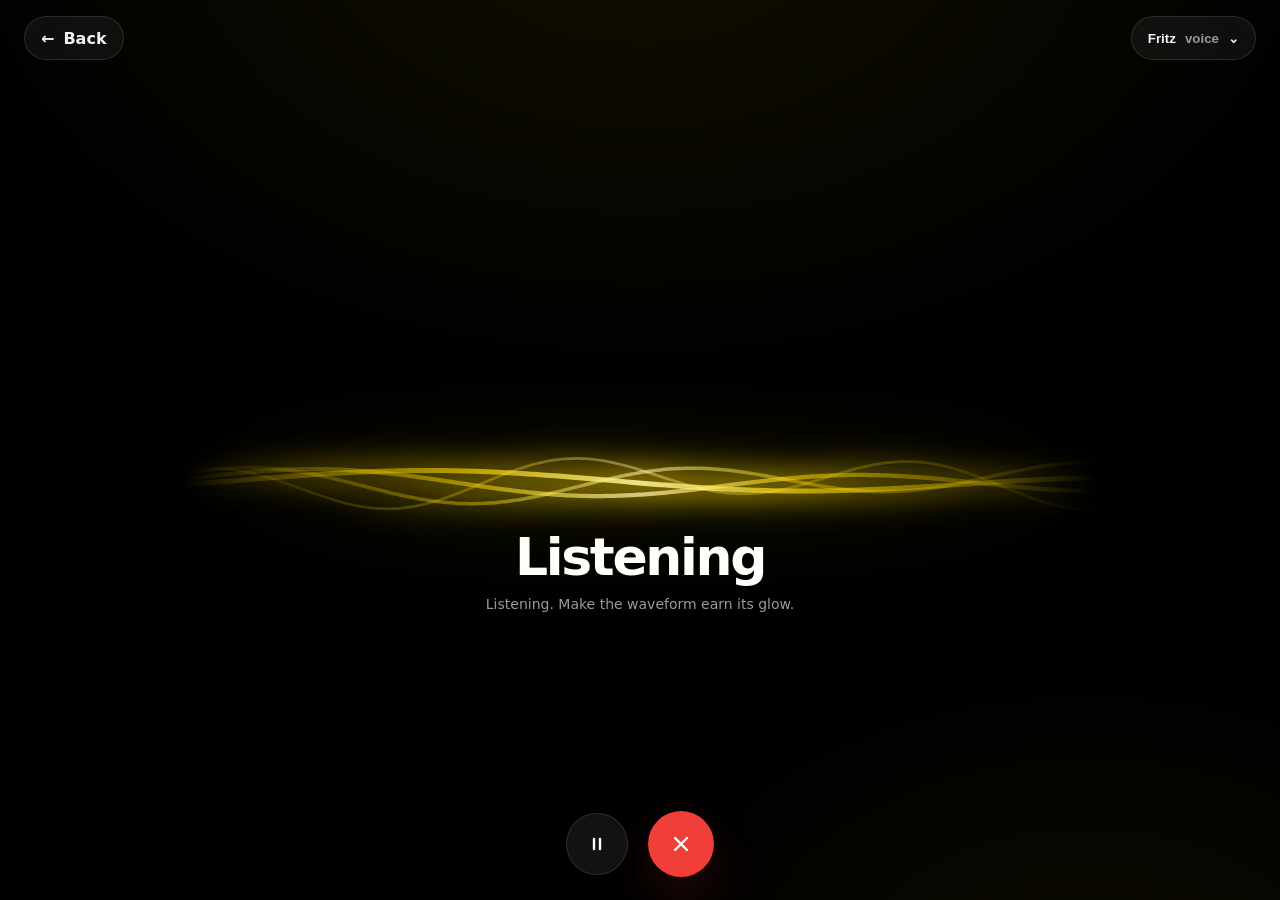
<file: voice.html>
<!DOCTYPE html>
<html lang="en">
<head>
<meta charset="UTF-8">
<meta name="viewport" content="width=device-width, initial-scale=1.0">
<title>Quadron Voice</title>
<link rel="icon" type="image/png" href="favicon.png">
<style>
:root{
  --yellow:#ffda00;
  --text:#f7f4e8;
  --muted:#9a9a9a;
  --line:rgba(255,255,255,.12);
  --ease:cubic-bezier(.22,1,.36,1);
}
*{box-sizing:border-box}
html,body{height:100%}
body{
  margin:0;
  overflow:hidden;
  background:radial-gradient(1200px 800px at 50% -10%,rgba(255,218,0,.07),transparent 60%),radial-gradient(900px 600px at 85% 110%,rgba(255,218,0,.05),transparent 55%),#000;
  color:var(--text);
  font-family:Inter,ui-sans-serif,system-ui,-apple-system,BlinkMacSystemFont,"Segoe UI",Arial,sans-serif;
}
.shell{
  position:relative;
  z-index:1;
  min-height:100vh;
  display:grid;
  grid-template-rows:76px 1fr 112px;
  padding:0 24px;
}
.top{
  display:flex;
  align-items:center;
  justify-content:space-between;
}
.back,.voice-trigger{
  height:44px;
  border:1px solid var(--line);
  border-radius:999px;
  background:rgba(255,255,255,.055);
  color:#f2f2f2;
  backdrop-filter:blur(22px);
  display:flex;
  align-items:center;
  gap:9px;
  padding:0 16px;
  text-decoration:none;
  font-weight:740;
  cursor:pointer;
  transition:background .18s var(--ease),border-color .18s var(--ease),transform .18s var(--ease);
}
.back:hover,.voice-trigger:hover{
  background:rgba(255,255,255,.09);
  border-color:rgba(255,255,255,.20);
  transform:translateY(-1px);
}
.voice-picker{position:relative}
.voice-menu{
  position:absolute;
  right:0;
  top:54px;
  width:254px;
  border:1px solid var(--line);
  border-radius:22px;
  background:rgba(16,16,16,.92);
  box-shadow:0 28px 90px rgba(0,0,0,.62);
  backdrop-filter:blur(26px);
  padding:8px;
  opacity:0;
  transform:translateY(-8px) scale(.98);
  pointer-events:none;
  transition:opacity .18s var(--ease),transform .18s var(--ease);
}
.voice-menu.open{opacity:1;transform:translateY(0) scale(1);pointer-events:auto}
.voice-option{
  width:100%;
  min-height:54px;
  border:0;
  border-radius:16px;
  background:transparent;
  color:#ececec;
  display:flex;
  align-items:center;
  justify-content:space-between;
  padding:0 12px;
  text-align:left;
  cursor:pointer;
}
.voice-option:hover,.voice-option.active{background:rgba(255,255,255,.075)}
.voice-option strong{display:block;font-size:14px}
.voice-option span span{display:block;color:var(--muted);font-size:12px;margin-top:2px}
.check{color:var(--yellow);opacity:0;text-shadow:0 0 16px rgba(255,218,0,.6)}
.voice-option.active .check{opacity:1}
.stage{
  display:grid;
  place-items:center;
  min-height:0;
  text-align:center;
}
.wave-wrap{
  width:min(920px,82vw);
  height:260px;
  position:relative;
  display:grid;
  place-items:center;
}
#wave{
  width:100%;
  height:100%;
  display:block;
  filter:drop-shadow(0 0 16px rgba(255,218,0,.75)) drop-shadow(0 0 48px rgba(255,218,0,.22));
}
.caption{
  min-height:54px;
  margin:18px auto 0;
  max-width:840px;
  color:#fff;
  font-size:clamp(26px,5vw,52px);
  line-height:1.05;
  letter-spacing:-.045em;
  font-weight:760;
}
.status{
  color:var(--muted);
  margin-top:12px;
  font-size:14px;
}
.controls{
  display:flex;
  align-items:center;
  justify-content:center;
  gap:20px;
}
.control{
  width:62px;
  height:62px;
  border-radius:50%;
  border:1px solid var(--line);
  background:rgba(255,255,255,.07);
  color:#fff;
  backdrop-filter:blur(22px);
  display:grid;
  place-items:center;
  cursor:pointer;
  transition:transform .18s var(--ease),background .18s var(--ease),box-shadow .18s var(--ease);
}
.control:hover{transform:translateY(-2px);background:rgba(255,255,255,.11)}
.control.active{background:rgba(255,218,0,.16);box-shadow:0 0 32px rgba(255,218,0,.16)}
.end{
  width:66px;
  height:66px;
  background:#ef3f38;
  border-color:rgba(239,63,56,.45);
  box-shadow:0 20px 50px rgba(239,63,56,.16);
}
.end:hover{background:#ff4b43}
.control svg{
  width:24px;
  height:24px;
  stroke:currentColor;
  fill:none;
  stroke-width:2.4;
  stroke-linecap:round;
  stroke-linejoin:round;
}
@media(max-width:680px){
  .shell{grid-template-rows:66px 1fr 104px;padding:0 14px}
  .back span{display:none}
  .voice-trigger{max-width:178px}
  .voice-menu{width:230px}
  .wave-wrap{width:92vw;height:220px}
}
</style>
</head>
<body>
<div class="shell">
  <header class="top">
    <a class="back" href="home.html">← <span>Back</span></a>
    <div class="voice-picker">
      <button class="voice-trigger" id="voiceTrigger" aria-expanded="false" aria-haspopup="listbox">
        <span id="voiceName">Fritz</span>
        <span style="color:#999">voice</span>
        <span>⌄</span>
      </button>
      <div class="voice-menu" id="voiceMenu" role="listbox">
        <button class="voice-option active" data-voice="Fritz-PlayAI" data-label="Fritz"><span><strong>Fritz</strong><span>Sharp and direct</span></span><b class="check">✓</b></button>
        <button class="voice-option" data-voice="Arista-PlayAI" data-label="Arista"><span><strong>Arista</strong><span>Calm and smooth</span></span><b class="check">✓</b></button>
        <button class="voice-option" data-voice="Atlas-PlayAI" data-label="Atlas"><span><strong>Atlas</strong><span>Deep and grounded</span></span><b class="check">✓</b></button>
        <button class="voice-option" data-voice="Basil-PlayAI" data-label="Basil"><span><strong>Basil</strong><span>Bright and energetic</span></span><b class="check">✓</b></button>
        <button class="voice-option" data-voice="Briggs-PlayAI" data-label="Briggs"><span><strong>Briggs</strong><span>Warm narrator</span></span><b class="check">✓</b></button>
        <button class="voice-option" data-voice="Calum-PlayAI" data-label="Calum"><span><strong>Calum</strong><span>Soft and steady</span></span><b class="check">✓</b></button>
        <button class="voice-option" data-voice="Celeste-PlayAI" data-label="Celeste"><span><strong>Celeste</strong><span>Clear and bright</span></span><b class="check">✓</b></button>
      </div>
    </div>
  </header>

  <main class="stage">
    <div>
      <div class="wave-wrap"><canvas id="wave"></canvas></div>
      <div class="caption" id="caption">Listening</div>
      <div class="status" id="status">Listening. Make the waveform earn its glow.</div>
    </div>
  </main>

  <footer class="controls">
    <button class="control" id="holdBtn" title="Hold"><svg viewBox="0 0 24 24"><path d="M9 7v10"/><path d="M15 7v10"/></svg></button>
    <button class="control end" id="endBtn" title="End"><svg viewBox="0 0 24 24"><path d="M6 6l12 12"/><path d="M18 6 6 18"/></svg></button>
  </footer>
</div>
<script>
const SpeechRecognition=window.SpeechRecognition||window.webkitSpeechRecognition;
const caption=document.getElementById("caption");
const statusEl=document.getElementById("status");
const voiceTrigger=document.getElementById("voiceTrigger");
const voiceMenu=document.getElementById("voiceMenu");
const waveCanvas=document.getElementById("wave");
const waveCtx=waveCanvas.getContext("2d");
let selectedVoice="Fritz-PlayAI",recognition,active=true,held=false,speaking=false,lastText="",silenceTimer=null,audio=null;
let audioCtx,micAnalyser,speechAnalyser,micData,speechData,sourceCreated=false,syntheticSpeech=0;

function toggleVoiceMenu(force){
  const open=typeof force==="boolean"?force:!voiceMenu.classList.contains("open");
  voiceMenu.classList.toggle("open",open);
  voiceTrigger.setAttribute("aria-expanded",String(open));
}
voiceTrigger.onclick=()=>toggleVoiceMenu();
document.addEventListener("click",e=>{if(!e.target.closest(".voice-picker"))toggleVoiceMenu(false)});
document.querySelectorAll(".voice-option").forEach(btn=>{
  btn.onclick=()=>{
    selectedVoice=btn.dataset.voice;
    voiceName.textContent=btn.dataset.label;
    document.querySelectorAll(".voice-option").forEach(o=>o.classList.toggle("active",o===btn));
    toggleVoiceMenu(false);
  };
});

async function ensureAudio(){
  if(!audioCtx) audioCtx=new (window.AudioContext||window.webkitAudioContext)();
  if(audioCtx.state==="suspended") await audioCtx.resume();
}
async function setupMicAnalyser(){
  try{
    await ensureAudio();
    const stream=await navigator.mediaDevices.getUserMedia({audio:true});
    micAnalyser=audioCtx.createAnalyser();
    micAnalyser.fftSize=1024;
    micData=new Uint8Array(micAnalyser.fftSize);
    audioCtx.createMediaStreamSource(stream).connect(micAnalyser);
  }catch{
    statusEl.textContent="Microphone visual access was blocked. The waveform will still move, less honestly.";
  }
}
function attachSpeechAnalyser(el){
  try{
    if(!audioCtx||sourceCreated)return;
    speechAnalyser=audioCtx.createAnalyser();
    speechAnalyser.fftSize=1024;
    speechData=new Uint8Array(speechAnalyser.fftSize);
    const src=audioCtx.createMediaElementSource(el);
    src.connect(speechAnalyser);
    speechAnalyser.connect(audioCtx.destination);
    sourceCreated=true;
  }catch{}
}
function rmsFromAnalyser(analyser,data){
  if(!analyser||!data)return 0;
  analyser.getByteTimeDomainData(data);
  let sum=0;
  for(let i=0;i<data.length;i++){const v=(data[i]-128)/128;sum+=v*v}
  return Math.min(1,Math.sqrt(sum/data.length)*3.6);
}
function currentIntensity(){
  if(speaking){
    const real=rmsFromAnalyser(speechAnalyser,speechData);
    syntheticSpeech*=.92;
    return Math.max(real,syntheticSpeech,.16);
  }
  if(active&&!held)return Math.max(rmsFromAnalyser(micAnalyser,micData),.06);
  return .025;
}
function setState(text){statusEl.textContent=text}

function speakBrowser(text){
  speechSynthesis.cancel();
  const u=new SpeechSynthesisUtterance(text);
  u.lang="en-US";
  u.rate=1.02;
  u.onstart=()=>{speaking=true;syntheticSpeech=.75;setState("Speaking. Browser voice fallback is doing its honest little job.")};
  u.onboundary=()=>{syntheticSpeech=Math.min(1,syntheticSpeech+.22)};
  u.onend=()=>{speaking=false;syntheticSpeech=0;caption.textContent="Listening";start()};
  speechSynthesis.speak(u);
}
async function speak(text){
  caption.textContent=text.split(/\s+/).slice(0,11).join(" ");
  try{
    await ensureAudio();
    const r=await fetch("/api/tts",{method:"POST",headers:{"Content-Type":"application/json"},body:JSON.stringify({text,voice:selectedVoice})});
    if(!r.ok)throw 0;
    const blob=await r.blob();
    if(audio)audio.pause();
    audio=new Audio(URL.createObjectURL(blob));
    attachSpeechAnalyser(audio);
    speaking=true;
    setState("Speaking with selected voice.");
    audio.onended=()=>{speaking=false;caption.textContent="Listening";start()};
    await audio.play();
  }catch{
    speakBrowser(text);
  }
}
async function ask(text){
  setState("Thinking.");
  caption.textContent=text;
  try{
    const r=await fetch("/api/chat",{method:"POST",headers:{"Content-Type":"application/json"},body:JSON.stringify({message:"Reply conversationally with helpful sarcasm in every response. User said: "+text})});
    if(!r.ok)throw new Error("chat");
    const d=await r.json();
    const reply=(d.reply||d.text||"").trim()||"No reply. Stunning commitment to mystery.";
    speak(reply);
  }catch{
    speak("Connection failed. Even the network needed a timeout nap.");
  }
}
function start(){
  if(!active||held||speaking||!recognition)return;
  try{recognition.start();setState("Listening.")}catch{}
}
function stopRecognition(){try{recognition&&recognition.stop()}catch{}}
function endSession(){
  active=false;
  held=false;
  holdBtn.classList.remove("active");
  stopRecognition();
  speechSynthesis.cancel();
  if(audio)audio.pause();
  speaking=false;
  setState("Ended.");
  caption.textContent="Ended";
}
if(!SpeechRecognition){
  caption.textContent="Speech recognition unavailable";
  statusEl.textContent="Use Chrome or Edge. The web remains a thrilling compatibility puzzle.";
}else{
  recognition=new SpeechRecognition();
  recognition.lang="en-US";
  recognition.continuous=true;
  recognition.interimResults=true;
  recognition.onresult=e=>{
    lastText=e.results[e.results.length-1][0].transcript.trim();
    caption.textContent=lastText;
    clearTimeout(silenceTimer);
    silenceTimer=setTimeout(()=>{
      if(lastText&&!speaking&&!held){
        const t=lastText;
        lastText="";
        stopRecognition();
        ask(t);
      }
    },850);
  };
  recognition.onend=()=>setTimeout(start,340);
  recognition.onerror=e=>{setState("Listening had a hiccup. Retrying.");setTimeout(start,720)};
  setupMicAnalyser().finally(start);
}
holdBtn.onclick=()=>{
  held=!held;
  holdBtn.classList.toggle("active",held);
  if(held){stopRecognition();setState("Held.");caption.textContent="Held"}
  else{active=true;caption.textContent="Listening";start()}
};
endBtn.onclick=endSession;

function resizeWave(){
  const dpr=devicePixelRatio||1;
  const rect=waveCanvas.getBoundingClientRect();
  waveCanvas.width=rect.width*dpr;
  waveCanvas.height=rect.height*dpr;
}
function drawWave(ts){
  const dpr=devicePixelRatio||1;
  const w=waveCanvas.width,h=waveCanvas.height;
  waveCtx.clearRect(0,0,w,h);
  const intensity=currentIntensity();
  const mid=h/2;
  const grad=waveCtx.createLinearGradient(0,0,w,0);
  grad.addColorStop(0,"rgba(255,218,0,0)");
  grad.addColorStop(.32,"rgba(255,218,0,.72)");
  grad.addColorStop(.5,"rgba(255,248,180,1)");
  grad.addColorStop(.68,"rgba(255,218,0,.72)");
  grad.addColorStop(1,"rgba(255,218,0,0)");
  waveCtx.lineCap="round";
  for(let layer=0;layer<4;layer++){
    const amp=(18+layer*14)*dpr*(.35+intensity*1.85);
    const freq=.009+layer*.003;
    const speed=ts*.0022*(1+layer*.22);
    waveCtx.beginPath();
    for(let x=0;x<=w;x+=3*dpr){
      const n=Math.sin(x*freq+speed)+Math.sin(x*(freq*.43)+speed*1.7)*.42;
      const y=mid+n*amp*(layer===0?1:.72);
      if(x===0)waveCtx.moveTo(x,y);else waveCtx.lineTo(x,y);
    }
    waveCtx.strokeStyle=grad;
    waveCtx.globalAlpha=.88-layer*.16;
    waveCtx.lineWidth=(5-layer*.75)*dpr;
    waveCtx.shadowBlur=(24+intensity*44)*dpr;
    waveCtx.shadowColor="rgba(255,218,0,.95)";
    waveCtx.stroke();
  }
  waveCtx.globalAlpha=1;
  waveCtx.shadowBlur=0;
  requestAnimationFrame(drawWave);
}
addEventListener("resize",resizeWave);
resizeWave();
requestAnimationFrame(drawWave);
</script>
</body>
</html>
</file>
